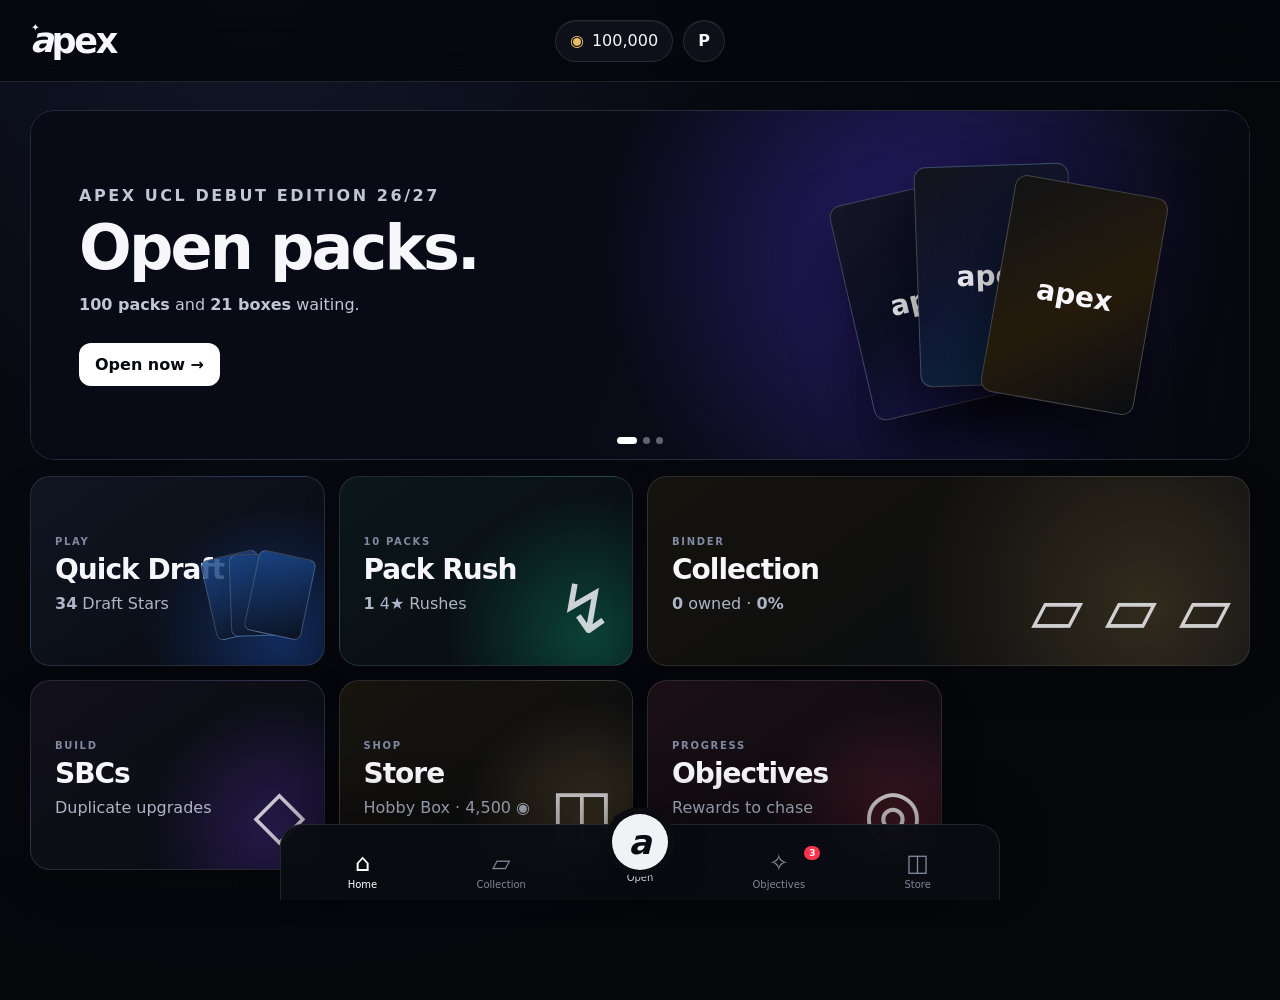
<file: index.html>
<!doctype html>
<html lang="en">
<head>
  <meta charset="utf-8" />
  <meta name="viewport" content="width=device-width,initial-scale=1,viewport-fit=cover" />
  <meta name="theme-color" content="#07090f" />
  <meta name="apple-mobile-web-app-capable" content="yes" />
  <meta name="apple-mobile-web-app-status-bar-style" content="black-translucent" />
  <title>APEX v0.35</title>
  <link rel="stylesheet" href="styles.css?v=0357" />
</head>
<body>
  <div class="app-shell">
    <header class="topbar">
      <button class="brand" data-route="home" aria-label="APEX home"><span class="brand-a"><span class="window-mark">✦</span>a</span><span>pex</span></button>
      <div class="top-actions"><button class="coin-pill" id="coinPill" title="Coins"><span class="coin">◉</span><span id="coinBalance">0</span></button><button class="profile-dot" data-route="profile" aria-label="Profile">P</button></div>
    </header>
    <main id="app"></main>
    <nav class="bottom-nav" aria-label="Main navigation">
      <button data-route="home" class="nav-item active"><span>⌂</span><small>Home</small></button>
      <button data-route="collection" class="nav-item"><span>▱</span><small>Collection</small></button>
      <button data-route="open" class="nav-open"><span class="brand-a mini"><span class="window-mark">✦</span>a</span><small>Open</small></button>
      <button data-route="objectives" class="nav-item"><span>✧</span><small>Objectives</small><b class="badge" id="objBadge">3</b></button>
      <button data-route="store" class="nav-item"><span>◫</span><small>Store</small></button>
    </nav>
  </div>
  <template id="homeTemplate">
    <section class="page home-page">
      <div class="hero-wrap"><div class="hero-track" id="heroTrack">
        <article class="hero-slide hero-packs"><div class="hero-copy"><p class="eyebrow">APEX UCL DEBUT EDITION 26/27</p><h1>Open packs.</h1><p><strong id="heroPackCount">0 packs</strong> and <strong id="heroBoxCount">0 boxes</strong> waiting.</p><button class="primary" data-route="open">Open now →</button></div><div class="pack-art stack-art"><div class="foil pack-1">apex</div><div class="foil pack-2">apex</div><div class="foil pack-3">apex</div></div></article>
        <article class="hero-slide hero-set"><div class="hero-copy"><p class="eyebrow">CURRENT RELEASE</p><h1>Debut Edition</h1><p>Build the first APEX UCL collection and chase the Only Ones.</p><button class="primary" data-route="collection">View collection →</button></div></article>
        <article class="hero-slide hero-store"><div class="hero-copy"><p class="eyebrow">SEALED PRODUCTS</p><h1>Save for a Hobby Box.</h1><p>8 packs. 2 Green+. 1 APEX+. 1 Red+.</p><button class="primary" data-route="store">Go to store →</button></div><div class="hobby-box-art"><span>apex</span><small>DEBUT EDITION<br/>26/27</small><em>SEALED</em></div></article>
      </div><div class="hero-dots" id="heroDots"></div></div>
      <section class="tile-grid">
        <button class="mode-tile tile-draft" data-route="draft"><div><span class="tile-kicker">PLAY</span><h2>Quick Draft</h2><p><b id="draftStars">0</b> Draft Stars</p></div><span class="tile-art cards-mini"><i></i><i></i><i></i></span></button>
        <button class="mode-tile tile-rush" data-route="rush"><div><span class="tile-kicker">10 PACKS</span><h2>Pack Rush</h2><p><b id="perfectRushes">0</b> 4★ Rushes</p></div><span class="tile-art rush-bolt">↯</span></button>
        <button class="mode-tile wide tile-collection" data-route="collection"><div><span class="tile-kicker">BINDER</span><h2>Collection</h2><p><b id="collectionOwned">0</b> owned · <b id="collectionPct">0%</b></p></div><span class="tile-art binder-art">▱ ▱ ▱</span></button>
        <button class="mode-tile tile-sbc" data-route="sbc"><div><span class="tile-kicker">BUILD</span><h2>SBCs</h2><p>Duplicate upgrades</p></div><span class="tile-art sbc-shield">◇</span></button>
        <button class="mode-tile tile-store" data-route="store"><div><span class="tile-kicker">SHOP</span><h2>Store</h2><p>Hobby Box · 4,500 ◉</p></div><span class="tile-art cube">◫</span></button>
        <button class="mode-tile tile-objectives" data-route="objectives"><div><span class="tile-kicker">PROGRESS</span><h2>Objectives</h2><p>Rewards to chase</p></div><span class="tile-art target">◎</span></button>
      </section>
    </section>
  </template>
  <template id="genericTemplate"><section class="page generic-page"><div class="page-title-row"><div><p class="eyebrow" id="genericEyebrow">APEX</p><h1 id="genericTitle">Screen</h1></div><button class="ghost" data-route="home">← Home</button></div><div id="genericContent"></div></section></template>
  <script src="prod1.js?v=0357"></script>
  <script src="artfix.js?v=0357"></script>
  <script src="runtime.js?v=0357"></script>
</body>
</html>
</file>
<file: styles.css>
:root{
  --bg:#06080d;--panel:#0d111b;--panel2:#111827;--line:rgba(255,255,255,.11);--text:#f7f7fb;--muted:#969caf;--violet:#7b5cff;--blue:#3578ff;--green:#16d99b;--red:#ff405c;--gold:#e9bd63;--shadow:0 24px 70px rgba(0,0,0,.38)
}
*{box-sizing:border-box} html,body{margin:0;min-height:100%;background:radial-gradient(circle at 20% 0%,#11172a 0,#070910 34%,#05070b 70%);color:var(--text);font-family:Inter,ui-sans-serif,system-ui,-apple-system,BlinkMacSystemFont,"Segoe UI",sans-serif} button{font:inherit;color:inherit}.app-shell{min-height:100vh;padding-bottom:94px}.topbar{height:82px;display:grid;grid-template-columns:1fr auto 1fr;align-items:center;gap:18px;padding:0 max(24px,calc((100vw - 1240px)/2));border-bottom:1px solid var(--line);background:rgba(5,7,12,.82);backdrop-filter:blur(16px);position:sticky;top:0;z-index:30}.brand{justify-self:start;background:none;border:0;display:flex;align-items:center;font-size:35px;font-weight:850;letter-spacing:-2.2px;cursor:pointer}.brand-a{position:relative;display:inline-block;font-weight:900;font-style:italic;line-height:1}.brand-a .window-mark{font-size:.30em;position:absolute;left:.41em;top:.42em;transform:translate(-50%,-50%);font-style:normal}.set-pill{font-size:12px;letter-spacing:.13em;color:#b9bfd0;border:1px solid var(--line);border-radius:999px;padding:9px 14px}.top-actions{justify-self:end;display:flex;gap:10px;align-items:center}.coin-pill,.profile-dot{border:1px solid var(--line);background:#0d1018;box-shadow:inset 0 1px rgba(255,255,255,.05)}.coin-pill{height:42px;border-radius:999px;padding:0 14px;display:flex;gap:8px;align-items:center}.coin{color:var(--gold)}.profile-dot{width:42px;height:42px;border-radius:50%;font-weight:750}.page{width:min(1220px,calc(100% - 34px));margin:0 auto;padding:28px 0 36px}.hero-wrap{position:relative;overflow:hidden;border-radius:24px}.hero-track{display:flex;transition:transform .5s cubic-bezier(.2,.8,.2,1)}.hero-slide{min-width:100%;height:350px;position:relative;border:1px solid var(--line);border-radius:24px;overflow:hidden;display:flex;align-items:center;padding:40px 48px;background:#0c1020;box-shadow:var(--shadow)}.hero-slide:before{content:"";position:absolute;inset:0;background:radial-gradient(circle at 72% 40%,rgba(93,56,255,.34),transparent 34%),linear-gradient(110deg,rgba(8,11,21,.98) 0 48%,rgba(10,13,27,.66) 70%,rgba(7,8,13,.92));pointer-events:none}.hero-set:before{background:radial-gradient(circle at 80% 50%,rgba(50,105,255,.30),transparent 35%),linear-gradient(110deg,rgba(8,11,21,.98) 0 47%,rgba(8,10,17,.70) 75%,#07090d)}.hero-store:before{background:radial-gradient(circle at 78% 45%,rgba(227,184,92,.19),transparent 32%),linear-gradient(110deg,rgba(8,11,21,.98) 0 47%,rgba(10,12,18,.65) 75%,#07090d)}.hero-copy{position:relative;z-index:2;max-width:560px}.eyebrow{color:#8e96ad;text-transform:uppercase;letter-spacing:.16em;font-size:11px;font-weight:800;margin:0 0 10px}.hero-copy h1,.page-title-row h1{font-size:clamp(38px,5vw,62px);line-height:.96;letter-spacing:-.045em;margin:0 0 16px}.hero-copy p{color:#c0c6d5;font-size:16px;line-height:1.5}.primary,.ghost{cursor:pointer;border-radius:12px;padding:12px 16px;font-weight:800}.primary{border:0;background:#fff;color:#080a10;margin-top:10px}.ghost{border:1px solid var(--line);background:#0e121c}.stack-art{position:absolute;right:8%;bottom:24px;width:320px;height:280px}.foil{position:absolute;width:155px;height:220px;border-radius:12px;border:1px solid rgba(255,255,255,.2);display:grid;place-items:center;font-size:28px;font-weight:850;background:linear-gradient(145deg,#171526,#0b1022 42%,#1b1550);box-shadow:0 30px 60px rgba(0,0,0,.6)}.pack-1{left:18px;top:33px;transform:rotate(-13deg)}.pack-2{left:85px;top:10px;transform:rotate(-2deg);background:linear-gradient(145deg,#12131b,#111733 48%,#092c47)}.pack-3{right:0;top:30px;transform:rotate(10deg);background:linear-gradient(145deg,#121316,#251b0b 55%,#0b0d13)}.hero-card-img{position:absolute;right:8%;top:16px;height:430px;z-index:1;filter:drop-shadow(0 24px 50px rgba(0,0,0,.65));transform:rotate(3deg)}.hobby-box-art{position:absolute;right:8%;bottom:38px;width:300px;height:240px;z-index:2;background:linear-gradient(145deg,#10131b,#05070c 58%,#161122);border:1px solid rgba(255,255,255,.18);box-shadow:-30px 40px 70px rgba(0,0,0,.6);transform:perspective(700px) rotateY(-12deg);padding:48px 32px;border-radius:10px}.hobby-box-art span{font-size:47px;font-weight:900;letter-spacing:-3px}.hobby-box-art small{display:block;letter-spacing:.2em;margin-top:8px;color:#d9dbea}.hobby-box-art em{position:absolute;right:20px;top:18px;color:var(--gold);font-size:10px;border:1px solid var(--gold);border-radius:99px;padding:5px 8px;font-style:normal}.hero-dots{position:absolute;bottom:16px;left:50%;display:flex;gap:6px;z-index:5;transform:translateX(-50%)}.hero-dots button{width:7px;height:7px;padding:0;border:0;border-radius:50%;background:#5f6574}.hero-dots button.active{background:white;width:20px;border-radius:99px}.tile-grid{display:grid;grid-template-columns:repeat(4,1fr);gap:14px;margin-top:16px}.mode-tile{position:relative;min-height:190px;text-align:left;padding:24px;border-radius:20px;overflow:hidden;border:1px solid var(--line);background:linear-gradient(145deg,#101522,#080b12);cursor:pointer;transition:.18s transform,.18s border-color;box-shadow:0 16px 38px rgba(0,0,0,.18)}.mode-tile:hover{transform:translateY(-3px);border-color:rgba(255,255,255,.24)}.mode-tile.wide{grid-column:span 2}.mode-tile h2{font-size:28px;letter-spacing:-.035em;margin:4px 0 8px}.mode-tile p{margin:0;color:#aeb5c6}.tile-kicker{font-size:10px;letter-spacing:.17em;color:#7f89a0;font-weight:900}.tile-art{position:absolute;right:18px;bottom:16px;font-size:68px;opacity:.82}.tile-draft{background:radial-gradient(circle at 85% 85%,rgba(38,112,255,.31),transparent 45%),linear-gradient(145deg,#101522,#080b12)}.tile-rush{background:radial-gradient(circle at 85% 85%,rgba(18,217,151,.26),transparent 48%),linear-gradient(145deg,#0b1718,#080b12)}.tile-collection{background:radial-gradient(circle at 83% 70%,rgba(228,182,83,.18),transparent 46%),linear-gradient(145deg,#15130d,#080b12)}.tile-sbc{background:radial-gradient(circle at 85% 80%,rgba(131,72,255,.25),transparent 45%),linear-gradient(145deg,#12101b,#080b12)}.tile-store{background:radial-gradient(circle at 86% 80%,rgba(225,179,87,.22),transparent 45%),linear-gradient(145deg,#17140d,#080b12)}.tile-objectives{background:radial-gradient(circle at 86% 80%,rgba(255,64,92,.22),transparent 45%),linear-gradient(145deg,#1b0f14,#080b12)}.cards-mini{width:115px;height:95px}.cards-mini i{position:absolute;width:58px;height:82px;border-radius:7px;border:1px solid rgba(255,255,255,.25);background:linear-gradient(160deg,#1c4b93,#0b0e17)}.cards-mini i:nth-child(1){right:40px;transform:rotate(-13deg)}.cards-mini i:nth-child(2){right:18px;transform:rotate(-2deg)}.cards-mini i:nth-child(3){right:-3px;transform:rotate(12deg)}.bottom-nav{position:fixed;z-index:50;left:50%;bottom:0;transform:translateX(-50%);width:min(720px,calc(100% - 20px));height:76px;background:rgba(10,12,18,.95);backdrop-filter:blur(18px);border:1px solid var(--line);border-bottom:0;border-radius:22px 22px 0 0;display:grid;grid-template-columns:repeat(5,1fr);align-items:end;padding:7px 12px 9px;box-shadow:0 -20px 45px rgba(0,0,0,.3)}.nav-item,.nav-open{position:relative;border:0;background:none;display:grid;place-items:center;gap:2px;color:#7f8799;cursor:pointer}.nav-item span{font-size:24px}.nav-item small,.nav-open small{font-size:10px}.nav-item.active{color:white}.nav-open{align-self:center;margin-top:-26px;color:white}.nav-open .mini{width:56px;height:56px;border-radius:50%;display:grid;place-items:center;background:#f1f2f6;color:#090b11;font-size:34px;box-shadow:0 0 0 7px #0a0c12,0 10px 35px rgba(0,0,0,.5)}.badge{position:absolute;top:-2px;right:20%;font-size:9px;background:#ff334d;color:white;border-radius:99px;padding:2px 5px}.page-title-row{display:flex;justify-content:space-between;align-items:flex-start;margin-bottom:24px}.generic-card{border:1px solid var(--line);background:rgba(15,19,29,.86);border-radius:20px;padding:22px;margin-bottom:14px}.generic-card h3{margin:0 0 10px;font-size:22px}.muted{color:var(--muted)}.inventory-grid,.store-grid,.binder-grid,.stat-grid{display:grid;grid-template-columns:repeat(4,1fr);gap:14px}.inventory-item,.store-item,.binder-item,.stat-item{border:1px solid var(--line);background:linear-gradient(145deg,#0f1420,#090c13);border-radius:18px;padding:18px;min-height:150px}.inventory-item h3,.store-item h3{margin:0 0 4px}.qty{font-size:32px;font-weight:900;letter-spacing:-.04em}.product-visual{height:120px;margin:12px 0;background:linear-gradient(145deg,#0d1020,#161040 54%,#09172b);border-radius:12px;border:1px solid rgba(255,255,255,.14);display:grid;place-items:center;font-size:32px;font-weight:900;letter-spacing:-2px}.product-visual.small{height:90px}.product-visual.medium{height:110px}.product-visual.big{height:145px;background:linear-gradient(145deg,#0c0f16,#0b1734 46%,#1d1030)}.button-row{display:flex;flex-wrap:wrap;gap:8px;margin-top:12px}.tiny-btn{border:1px solid var(--line);background:#171b25;border-radius:10px;padding:8px 10px;cursor:pointer}.tiny-btn.primary-mini{background:white;color:#090b10;border-color:white}.section-tabs{display:flex;gap:8px;margin-bottom:18px;overflow:auto}.section-tabs button{white-space:nowrap;border:1px solid var(--line);background:#0d1119;padding:9px 12px;border-radius:999px;color:#aeb5c4}.section-tabs .active{background:white;color:#080a0e}.binder-item{min-height:190px;display:flex;flex-direction:column;justify-content:flex-end;position:relative;overflow:hidden}.binder-item.empty{border-style:dashed;opacity:.45}.binder-item .card-swatch{position:absolute;inset:12px 12px 58px;border-radius:10px;background:linear-gradient(145deg,#dadde3,#6e7789);border:1px solid rgba(255,255,255,.28)}.binder-item .dupe{position:absolute;right:18px;top:18px;background:#090b10;border:1px solid var(--line);border-radius:999px;padding:4px 7px;font-size:10px}.collection-summary{display:flex;gap:14px;align-items:center}.progress{height:8px;background:#171b26;border-radius:999px;overflow:hidden;margin-top:9px}.progress i{display:block;height:100%;background:linear-gradient(90deg,#6349ff,#9f83ff);border-radius:inherit}.modal-backdrop{position:fixed;inset:0;z-index:100;background:rgba(0,0,0,.72);backdrop-filter:blur(9px);display:grid;place-items:center;padding:18px}.modal{width:min(520px,100%);background:#0c1018;border:1px solid var(--line);border-radius:22px;padding:24px;box-shadow:var(--shadow)}.modal h3{font-size:28px;margin:4px 0 12px}.modal .button-row{justify-content:flex-end}.reveal-stage{position:fixed;inset:0;z-index:120;background:radial-gradient(circle at 50% 50%,#161e34,#05070b 65%);display:grid;place-items:center;padding:22px}.card-stack{position:relative;width:min(320px,75vw);height:min(448px,105vw)}.reveal-card{position:absolute;inset:0}.apex-card{position:relative;width:100%;height:100%;border-radius:18px;padding:13px;overflow:hidden;background:linear-gradient(145deg,#e6e8ed,#6e7789 42%,#121620 43% 62%,#cbd0d9 63%,#4c5667);box-shadow:0 24px 60px rgba(0,0,0,.55);border:1px solid rgba(255,255,255,.42)}.apex-card:before{content:"";position:absolute;inset:10px;border:1px solid rgba(255,255,255,.52);border-radius:12px}.apex-card:after{content:"";position:absolute;left:10%;right:10%;top:11%;height:58%;background:radial-gradient(circle at 55% 20%,rgba(255,255,255,.16),transparent 34%),linear-gradient(160deg,#2b3348,#10141e 68%);border-radius:12px;border:1px solid rgba(255,255,255,.1)}.card-logo,.comp-logo,.debut,.card-name,.rarity-line{position:absolute;z-index:4}.card-logo{left:24px;top:23px;font-weight:900;font-size:26px}.comp-logo{right:24px;top:25px;font-size:19px}.debut{left:26px;bottom:85px;color:var(--gold);font-weight:900;font-size:11px;letter-spacing:.15em}.card-name{left:18px;right:18px;bottom:28px;background:#07090d;border:1px solid rgba(255,255,255,.18);border-radius:12px;padding:10px 12px}.card-name strong{display:block;font-size:15px}.card-name small{color:#aeb5c4}.rarity-line{right:25px;bottom:8px;font-size:9px;color:#aeb5c4}.type-green{background:linear-gradient(145deg,#b5ffd9,#0ab977 40%,#10161d 43% 62%,#6ef1b7 63%,#167a58)}.type-blue{background:linear-gradient(145deg,#d3e5ff,#2879f9 40%,#10151e 43% 62%,#73adff 63%,#2152a1)}.type-apex{background:linear-gradient(145deg,#eadcff,#8b5cff 40%,#151022 43% 62%,#b388ff 63%,#5132a7)}.type-red{background:linear-gradient(145deg,#ffd3da,#fb3f5c 40%,#1b0f14 43% 62%,#ff8194 63%,#a51e37)}.type-onlyone{background:linear-gradient(145deg,#fff1b7,#dfaa35 37%,#171209 43% 64%,#ffd866 66%,#8d6714)}.type-hit{background:linear-gradient(145deg,#e8ecf4,#202639 30%,#090b10 72%,#555f77);border-color:#a3aabc}.card-back{display:grid;place-items:center;background:radial-gradient(circle at 50% 40%,#252e4d 0,#0c101a 48%,#05070b 80%)}.card-back .brand-a{font-size:96px}.reveal-caption{position:absolute;left:0;right:0;bottom:-64px;text-align:center}.reveal-caption strong{display:block;font-size:19px}.reveal-caption em{display:block;color:#aeb5c2;font-size:11px;font-style:normal;margin-top:5px}.result-grid{display:grid;grid-template-columns:repeat(3,1fr);gap:12px;width:min(850px,94vw);margin-top:26px}.result-grid .apex-card{height:310px}.reveal-actions{position:fixed;bottom:22px;left:50%;transform:translateX(-50%);display:flex;gap:8px}.pulse-hit{animation:hitPulse 1s ease-out}@keyframes hitPulse{0%{filter:brightness(1)}35%{filter:brightness(1.75);transform:scale(1.035)}100%{filter:brightness(1);transform:scale(1)}}.flash-red{animation:redFlash 1.3s ease-out}@keyframes redFlash{0%,100%{box-shadow:0 24px 60px rgba(0,0,0,.55)}30%{box-shadow:0 0 75px rgba(255,45,83,.7)}}.flash-gold{animation:goldFlash 1.6s ease-out}@keyframes goldFlash{0%,100%{box-shadow:0 24px 60px rgba(0,0,0,.55)}32%{box-shadow:0 0 100px rgba(238,194,85,.82)}}.store-price{color:var(--gold);font-weight:900}.disabled{opacity:.4;pointer-events:none}.sbc-slot-grid{display:grid;grid-template-columns:repeat(4,1fr);gap:10px}.sbc-slot{height:170px;border:1px dashed var(--line);border-radius:14px;display:grid;place-items:center;color:#626b80;background:#090c12}.objective-row{display:flex;justify-content:space-between;gap:18px;align-items:center;border-bottom:1px solid var(--line);padding:15px 0}.objective-row:last-child{border-bottom:0}.objective-row p{margin:4px 0;color:#aeb4c4}.claimable{color:#fff}.stat-item .qty{color:white}.toast{position:fixed;left:50%;bottom:100px;transform:translate(-50%,30px);opacity:0;z-index:180;background:#f0f2f5;color:#080a0e;padding:10px 15px;border-radius:999px;font-weight:800;transition:.2s}.toast.show{opacity:1;transform:translate(-50%,0)}
@media(max-width:900px){.topbar{grid-template-columns:1fr auto}.set-pill{display:none}.tile-grid{grid-template-columns:repeat(2,1fr)}.mode-tile.wide{grid-column:span 2}.inventory-grid,.store-grid,.binder-grid,.stat-grid{grid-template-columns:repeat(2,1fr)}.hero-slide{height:310px;padding:30px}.stack-art{transform:scale(.78);transform-origin:right bottom}.hobby-box-art{transform:scale(.75) perspective(700px) rotateY(-12deg);transform-origin:right bottom}.hero-card-img{height:340px;right:2%}.hero-copy{max-width:55%}}
@media(max-width:560px){.page{width:min(100% - 22px,1220px);padding-top:18px}.topbar{height:68px;padding:0 15px}.brand{font-size:29px}.coin-pill{height:37px}.profile-dot{width:37px;height:37px}.hero-slide{height:290px;padding:24px 20px;align-items:flex-end}.hero-copy{max-width:70%;padding-bottom:28px}.hero-copy h1{font-size:38px}.hero-copy p{font-size:13px}.stack-art{right:-28px;bottom:20px;opacity:.66;transform:scale(.55)}.hero-card-img{right:-38px;height:300px;top:0;opacity:.7}.hobby-box-art{right:-50px;opacity:.7;transform:scale(.57) perspective(700px) rotateY(-12deg)}.tile-grid{gap:9px}.mode-tile{min-height:142px;padding:16px;border-radius:16px}.mode-tile h2{font-size:21px}.mode-tile p{font-size:12px}.tile-art{font-size:48px}.inventory-grid,.store-grid,.binder-grid,.stat-grid{gap:9px}.inventory-item,.store-item,.binder-item,.stat-item{min-height:130px;padding:14px}.bottom-nav{height:70px;width:100%;border-left:0;border-right:0;border-radius:18px 18px 0 0}.page-title-row h1{font-size:38px}.page-title-row{align-items:center}.ghost{padding:9px 11px}.result-grid{grid-template-columns:repeat(2,1fr)}.result-grid .apex-card{height:270px}.reveal-stage{padding-bottom:90px}.card-stack{width:min(82vw,310px);height:min(115vw,434px)}}
/* extra app-specific styles */
.pack-list{display:grid;gap:14px}.pack-option{display:flex;justify-content:space-between;align-items:center;gap:16px}.pack-option strong{display:block}.pack-option .muted{font-size:12px}.open-count{font-size:12px;color:#aeb5c4}.card-button{border:0;background:none;padding:0;cursor:pointer;text-align:left;color:inherit}.collection-filters{display:flex;gap:8px;flex-wrap:wrap;margin:0 0 16px}.collection-filters button{border:1px solid var(--line);background:#0e121a;color:#9da5b7;border-radius:999px;padding:7px 10px}.collection-filters .active{background:white;color:#080a0d}.discovered{color:var(--green)}.new-tag{position:absolute;left:18px;top:18px;z-index:7;background:#fff;color:#07090e;border-radius:999px;padding:4px 7px;font-size:9px;font-weight:900}.binder-item{cursor:pointer}.card-detail{display:grid;grid-template-columns:260px 1fr;gap:24px;align-items:start}.card-detail .apex-card{height:360px}.duplicate-list{display:grid;gap:8px}.duplicate-row{display:flex;justify-content:space-between;align-items:center;border:1px solid var(--line);border-radius:12px;padding:11px}.draft-header{display:flex;align-items:center;justify-content:space-between;gap:12px;margin-bottom:16px}.draft-picks{display:grid;grid-template-columns:repeat(5,1fr);gap:9px}.draft-pick{height:104px;border-radius:12px;border:1px solid var(--line);background:#0b0f17;display:grid;place-items:center;color:#566072;font-size:11px;padding:7px;text-align:center}.draft-pick.filled{color:white;background:linear-gradient(145deg,#131a29,#0a0d14)}.draft-choice-grid{display:grid;grid-template-columns:repeat(3,1fr);gap:14px;margin-top:18px}.draft-choice{border:1px solid var(--line);background:#0d111a;border-radius:18px;padding:14px;cursor:pointer;position:relative}.draft-choice .apex-card{height:280px}.reroll-bar{display:flex;justify-content:center;margin-top:13px}.stars{letter-spacing:.11em;color:var(--gold);font-size:22px}.draft-summary{text-align:center;padding:25px}.draft-summary .stars{font-size:38px}.reward-line{font-weight:900}.sbc-toolbar{display:flex;gap:8px;align-items:center;margin-bottom:14px}.sbc-card-list{display:grid;grid-template-columns:repeat(4,1fr);gap:10px}.mini-card{height:180px}.selected{outline:2px solid white}.counter{font-size:11px;color:#aeb5c4}.objective-category{margin-bottom:16px}.objective-category h3{font-size:14px;letter-spacing:.12em;color:#818aa0}.claim-btn{border:0;background:white;color:#080a0e;border-radius:9px;padding:7px 9px;font-size:11px;font-weight:900}.achievement{color:var(--gold)}.profile-section{margin-top:18px}.level-bar{height:12px;background:#171b24;border-radius:999px;overflow:hidden}.level-bar i{display:block;height:100%;background:linear-gradient(90deg,#5b47ff,#bb91ff)}
@media(max-width:700px){.card-detail{grid-template-columns:1fr}.card-detail .apex-card{width:250px;height:350px;margin:auto}.draft-choice-grid{grid-template-columns:1fr}.draft-choice{display:grid;grid-template-columns:145px 1fr;gap:14px}.draft-choice .apex-card{height:200px}.draft-picks{grid-template-columns:repeat(4,1fr)}.sbc-card-list{grid-template-columns:repeat(2,1fr)}}
/* v0.5 Draft overhaul */
.draft-layout{display:grid;grid-template-columns:minmax(0,1fr) 310px;gap:18px;align-items:start}.draft-team{min-width:0}.draft-title{display:flex;align-items:flex-end;justify-content:space-between;gap:14px;margin-bottom:16px}.draft-stars{font-size:24px;letter-spacing:4px;color:#394154}.draft-stars .on{color:var(--gold);text-shadow:0 0 18px rgba(233,189,99,.35)}.draft-slots{display:grid;gap:10px}.draft-slots.starters{grid-template-columns:repeat(4,1fr)}.draft-slots.bench{grid-template-columns:repeat(4,1fr);margin-top:12px}.draft-slot{border:1px solid var(--line);border-radius:16px;min-height:184px;background:linear-gradient(145deg,#0d121d,#080b12);display:grid;place-items:center;text-align:center;padding:7px;color:#566072}.draft-slot.filled{color:white}.draft-slot .apex-card{height:155px}.draft-slot .card-name strong{font-size:9px}.draft-slot .card-name small,.draft-slot .rarity-line{font-size:7px}.draft-objectives{position:sticky;top:94px;border:1px solid var(--line);background:#0c1018;border-radius:20px;padding:18px}.draft-objective{display:flex;gap:10px;padding:12px 0;border-bottom:1px solid var(--line);color:#7e8799}.draft-objective span{font-size:20px}.draft-objective b{display:block;color:#c2c8d5}.draft-objective small{display:block;margin-top:3px;line-height:1.3}.draft-objective.done,.draft-objective.done b{color:var(--gold)}.draft-star-total{font-size:24px;font-weight:900;margin-top:16px}.draft-choices{display:grid;grid-template-columns:repeat(3,minmax(0,1fr));gap:18px;max-width:960px;margin:20px auto}.draft-choice{border:1px solid var(--line);border-radius:20px;background:#0c1018;padding:16px;color:white;cursor:pointer}.draft-choice .large-card{width:min(100%,250px);height:350px;margin:auto}.draft-choice>strong{display:block;margin-top:14px}.draft-choice.blocked{opacity:.38;filter:grayscale(.7);cursor:not-allowed}.draft-choice-actions{justify-content:center}.draft-result{text-align:center}.draft-result-stars{font-size:42px;letter-spacing:7px;color:var(--gold)}.result-eight{grid-template-columns:repeat(4,1fr);margin-bottom:16px}
@media(max-width:850px){.draft-layout{grid-template-columns:1fr}.draft-objectives{position:static}.draft-slots.starters,.draft-slots.bench,.result-eight{grid-template-columns:repeat(2,1fr)}.draft-choices{grid-template-columns:1fr}.draft-choice .large-card{height:390px}}
/* v0.9 player-scarcity UI */
.tier-pill{display:inline-flex;align-items:center;gap:5px;border:1px solid rgba(255,255,255,.16);background:rgba(7,10,15,.88);padding:5px 8px;border-radius:999px;font-size:10px;line-height:1;color:#dce2ed;white-space:nowrap;box-shadow:0 4px 14px rgba(0,0,0,.28)}.tier-pill b{display:grid;place-items:center;width:17px;height:17px;border-radius:50%;background:rgba(255,255,255,.1);font-size:9px}.tier-common b{background:#313846}.tier-uncommon b{background:#244a78}.tier-scarce b{background:#6f4d22;color:#ffe1a0}.rarity-guide{display:flex;gap:7px;flex-wrap:wrap;margin-top:14px}.rarity-guide.compact{margin:10px 0 0}.card-tier-pill{position:absolute;left:16px;bottom:12px;z-index:20}.draft-slot{position:relative}.draft-slot-tier{position:absolute;left:8px;bottom:7px;z-index:30;transform:scale(.82);transform-origin:left bottom}.draft-choice-tier{margin:12px auto 0;width:max-content}.draft-choice .tier-pill{pointer-events:none}.sbc-grid{display:grid;grid-template-columns:repeat(2,minmax(0,1fr));gap:14px;margin-top:14px}.sbc-card{background:var(--panel);border:1px solid var(--line);border-radius:22px;padding:20px;text-align:left;color:inherit;min-height:170px;cursor:pointer}.sbc-card h3{font-size:1.25rem;margin:8px 0}.sbc-card p{color:var(--muted);min-height:42px}.sbc-progress{margin:16px 0 8px;font-weight:800}.sbc-seg{width:100%;color:inherit;background:transparent;border:0;cursor:pointer}.sbc-builder{display:grid;gap:16px}.sbc-slots{display:grid;grid-template-columns:repeat(4,minmax(0,1fr));gap:12px}.sbc-slot{min-height:190px;border:1px dashed var(--line);border-radius:18px;background:rgba(255,255,255,.025);color:inherit;display:flex;flex-direction:column;align-items:center;justify-content:center;position:relative;overflow:hidden;cursor:pointer}.sbc-slot.filled{border-style:solid}.sbc-slot .card{transform:scale(.78);transform-origin:center}.req-ok{color:#9be7b0}.req-no{color:var(--muted)}button:disabled{opacity:.35;cursor:not-allowed}.sbc-picker .binder-item{min-height:220px}@media(max-width:800px){.sbc-grid{grid-template-columns:1fr}.sbc-slots{grid-template-columns:repeat(2,minmax(0,1fr))}}
/* v0.12 quantity stepper */
.qty-stepper{display:grid;grid-template-columns:58px minmax(90px,1fr) 58px;align-items:center;gap:12px;margin:20px 0 10px}.qty-stepper strong{height:58px;display:grid;place-items:center;background:#080b12;border:1px solid rgba(255,255,255,.16);border-radius:16px;font-size:25px}.qty-btn{height:58px;border-radius:16px;border:1px solid rgba(255,255,255,.16);background:#171d2a;color:#fff;font-size:26px;font-weight:800;cursor:pointer}.qty-btn:hover:not(:disabled){background:#222a3b}.qty-shortcuts{display:flex;justify-content:center;margin:0 0 18px}.qty-shortcuts .tiny-btn{min-width:90px}
/* v0.13 Pack Rush */
.rush-layout{display:grid;grid-template-columns:minmax(0,1fr) 320px;gap:18px;align-items:start}.rush-pack{text-align:center}.rush-cards{display:grid;grid-template-columns:repeat(3,minmax(0,1fr));gap:16px;margin:22px auto;max-width:820px}.rush-card{position:relative}.rush-card .apex-card{width:100%;aspect-ratio:2.5/3.5}.rush-tier{margin-top:8px}.rush-back{aspect-ratio:2.5/3.5;border-radius:16px;border:1px solid rgba(255,255,255,.18);background:radial-gradient(circle at 50% 30%,#283452 0,#111725 35%,#070a11 75%);display:flex;flex-direction:column;align-items:center;justify-content:center;gap:10px;box-shadow:0 18px 45px rgba(0,0,0,.4)}.rush-back .brand-a{font-size:44px}.rush-back b{letter-spacing:.25em}.rush-pack .button-row{justify-content:center}@media(max-width:850px){.rush-layout{grid-template-columns:1fr}.rush-cards{gap:8px}.rush-cards .card-name strong{font-size:9px}.rush-cards .card-name small,.rush-cards .rarity-line{font-size:7px}}
.objective-list{display:grid;gap:12px;margin-top:14px}.objective-card{display:flex;align-items:center;justify-content:space-between;gap:18px;padding:18px;border:1px solid var(--line);border-radius:18px;background:rgba(255,255,255,.035)}.objective-card>div{flex:1}.objective-card h3{margin:3px 0 10px}.featured-objective{box-shadow:inset 0 0 0 1px rgba(255,255,255,.08);background:linear-gradient(135deg,rgba(255,255,255,.08),rgba(255,255,255,.025))}.type-reward{background:linear-gradient(145deg,#f4f1e8,#9da7b5)!important;color:#080a0f!important}.type-reward .rarity-line{color:#080a0f!important}
/* v0.15 objective compact/reward inbox */
.objective-toolbar{display:flex;gap:10px;align-items:center;justify-content:space-between;margin-bottom:12px}.rewards-ready-btn{border:1px solid rgba(255,255,255,.18);background:linear-gradient(135deg,#171c29,#0d1119);color:#fff;border-radius:14px;padding:11px 14px;font-weight:850;cursor:pointer}.rewards-ready-btn b{display:inline-grid;place-items:center;min-width:23px;height:23px;margin-left:6px;padding:0 6px;border-radius:99px;background:#ff334d;font-size:11px}.rewards-ready-btn.active{background:#f3f4f7;color:#090b10}.objective-tabs{margin-bottom:12px}.objective-list.compact-list{gap:7px;margin-top:0}.objective-card.compact-objective{min-height:0;padding:11px 13px;border-radius:13px;gap:12px}.objective-card.compact-objective h3{font-size:15px;margin:2px 0 7px;line-height:1.22}.objective-card.compact-objective .eyebrow{font-size:8px;margin:0;letter-spacing:.14em}.objective-card.compact-objective .progress{height:5px}.objective-meta{font-size:11px;margin:6px 0 0}.objective-heading{display:flex;align-items:center;gap:8px;justify-content:space-between}.objective-group{font-size:9px;letter-spacing:.1em;text-transform:uppercase;color:#7f89a0;border:1px solid var(--line);border-radius:99px;padding:3px 6px}.progress-state{font-size:11px;color:#727b90;white-space:nowrap}.claimed-objective{opacity:.48;padding-top:8px!important;padding-bottom:8px!important}.claimed-objective h3{margin-bottom:0!important}.claimed-mark{font-size:17px;color:#7f8799}.career-summary,.achievement-summary{padding:15px;margin-bottom:8px}.career-summary h3,.achievement-summary h3{font-size:18px;margin-bottom:4px}.reward-empty{text-align:center;padding:28px}.featured-objective.compact-objective{padding:14px}.featured-objective.compact-objective h3{font-size:17px}@media(max-width:600px){.objective-toolbar{align-items:stretch;flex-direction:column}.rewards-ready-btn,.objective-toolbar .ghost{width:100%}.objective-card.compact-objective{align-items:flex-start}.objective-card.compact-objective .tiny-btn{flex:0 0 auto}.objective-group{display:none}}
.rush-progress{display:block;margin-top:5px;font-weight:800;letter-spacing:.02em;color:var(--text);opacity:.9}.draft-objective.done .rush-progress{opacity:1}.draft-objective.progressed{animation:rushObjectivePulse .75s ease-out}.rush-modal-progress{display:block;margin-top:4px;font-size:12px;opacity:.75}@keyframes rushObjectivePulse{0%{transform:scale(1)}35%{transform:scale(1.025);box-shadow:0 0 0 2px rgba(255,255,255,.18)}100%{transform:scale(1)}}
/* v0.18 — finished card artwork pipeline */
.apex-card.art-card{padding:0;border:0;background:transparent;box-shadow:0 18px 35px rgba(0,0,0,.42);overflow:hidden;aspect-ratio:5/7;border-radius:6px}.apex-card.art-card:before,.apex-card.art-card:after{display:none}.finished-card-art{display:block;width:100%;height:100%;object-fit:contain;user-select:none;-webkit-user-drag:none}.apex-card.horizontal-art-card{aspect-ratio:7/5;max-width:none}.card-button .apex-card.art-card{aspect-ratio:5/7;background:transparent}.card-button .apex-card.horizontal-art-card{aspect-ratio:7/5}.draft-slot .apex-card.art-card{height:155px;width:auto;max-width:100%;margin:auto}.draft-choice .apex-card.art-card{height:auto;aspect-ratio:5/7}.rush-card .apex-card.art-card{aspect-ratio:5/7}
/* v0.19 finished-art reveal polish */
.apex-card.art-card{border:0!important;border-radius:0!important;background:transparent!important;box-shadow:0 20px 42px rgba(0,0,0,.48)!important;overflow:visible!important}.apex-card.art-card:before,.apex-card.art-card:after{display:none!important}.art-card .finished-card-art{object-fit:contain;filter:drop-shadow(0 12px 18px rgba(0,0,0,.24))}.reveal-caption{bottom:24px;gap:3px}.reveal-caption .reveal-count{font-size:11px;color:var(--muted);line-height:1.1}.reveal-caption strong{font-size:12px;letter-spacing:.12em;font-weight:850;color:#e7eaf1}.reveal-caption em{margin-top:5px;font-size:10px}.hero-card-placeholder{display:grid;place-items:center;font-weight:900;font-size:2rem;letter-spacing:.08em;background:linear-gradient(145deg,#dfe5ee,#687384 45%,#111821);color:#fff;text-transform:lowercase;}
</file>
